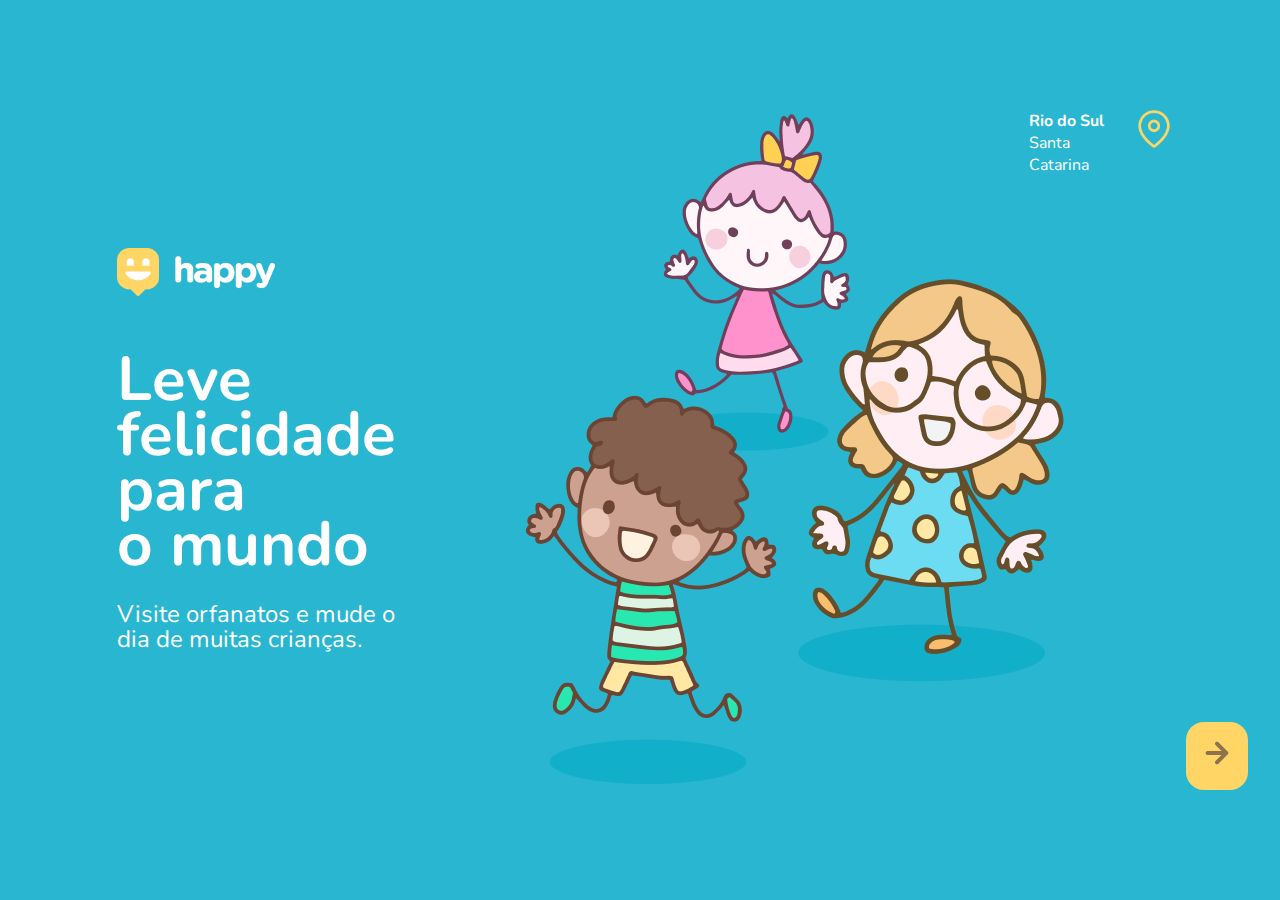
<file: index.html>
<!DOCTYPE html>
<html lang="pt-br">
<head>
    <meta charset="UTF-8">
    <meta name="viewport" content="width=device-width, initial-scale=1.0">
    <link rel="stylesheet" href="css/style.css">
    <title>Happy Web</title>
    <script src="../js/script.js" defer></script>
    <link rel="preconnect" href="https://fonts.googleapis.com">
    <link rel="preconnect" href="https://fonts.gstatic.com" crossorigin>
    <link
        href="https://fonts.googleapis.com/css2?family=Lato:ital,wght@0,100;0,300;0,400;0,700;0,900;1,100;1,300;1,400;1,700;1,900&family=Nunito:ital,wght@0,200;0,300;0,400;0,500;0,600;0,700;0,800;0,900;0,1000;1,200;1,300;1,400;1,500;1,600;1,700;1,800;1,900;1,1000&family=Roboto:ital,wght@0,100;0,300;0,400;0,500;0,700;0,900;1,100;1,300;1,400;1,500;1,700;1,900&display=swap"
        rel="stylesheet">
</head>
<body>
    <main>
        <div id="left">
            <div id="logo">
                <img src="img/Logo.png" alt="logo" width="50%">
            </div>
            <div id="text">
                <h1>Leve felicidade para <br/></h1>
                <h1 id="change">o mundo</h1>
                <p>Visite orfanatos e mude o dia de muitas crianças.</p>
            </div>
        </div>
        <div id="right">
            <div id="picture">
                <img src="img/Ilustra02.png" alt="ilustracao">
            </div>
            <div id="info">
                <div id="localizacao">
                    <div>
                        <span>Rio do Sul</span>
                        <p>Santa Catarina</p>
                    </div>
                    <div id="mapa">
                        <img src="img/Mapa.png" alt="mapa" width="75%">
                    </div>
                </div>
                <div id="next">
                    <a href='http://127.0.0.1:5500/telas/perfil.html'><img src="./img/Arrow.png"></a>
                </div>
            </div>
        </div>
    </main>
</body>

</html>
</file>
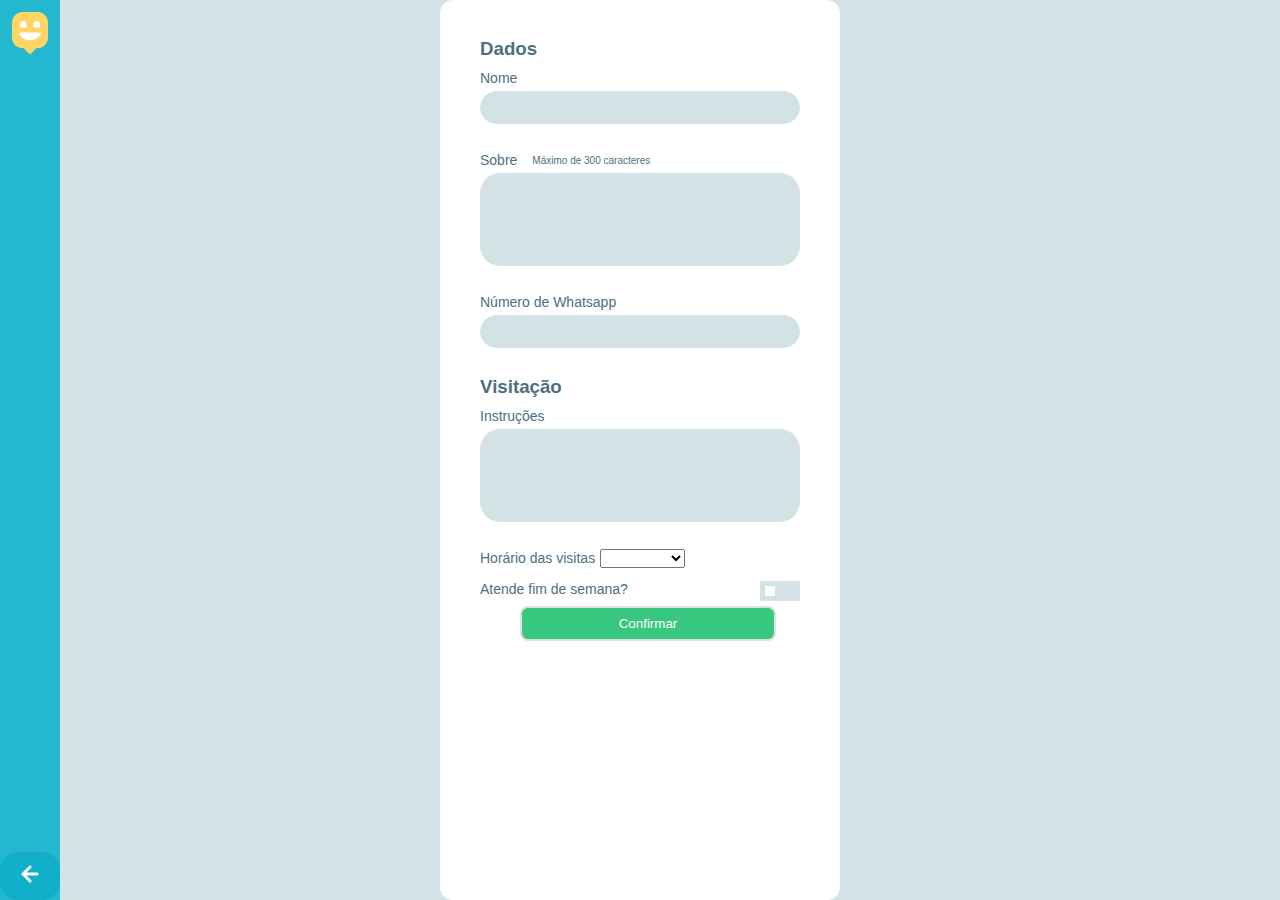
<file: telas/dados.html>
<!DOCTYPE html>
<html lang="pt-br">

<head>
    <meta charset="UTF-8">
    <meta name="viewport" content="width=device-width, initial-scale=1.0">
    <link rel="stylesheet" href="../css/dados.css">
    <title>Dados Happy Web</title>
    <script src="../js/script.js" defer></script>
</head>

<body>
    <main>
        <div id="barra">
            <div id="image1">
                <img src="../img/Logo2.png" width="60%">
            </div>
            <div id="past">
                <a href="http://127.0.0.1:5500/telas/perfil.html">
                    <img src="../img/Arrow2.png">
                </a>
            </div>
        </div>
        <div id="container">
            <form action="submit" id="form">
                <h3>Dados</h3>
                <div class="box-input">
                    <label>Nome</label>
                    <input type="text" name="name" id="name"/>
                    <a id="a">Campo Obrigatório!</a>
                </div>   
                <div class="box-input">
                    <div id="about">
                        <label>Sobre</label>
                        <p>Máximo de 300 caracteres</p>
                    </div>
                    <textarea name="about" rows="5" cols="30" maxlength="300" id="sobre"></textarea> 
                    <a id="a">Campo Obrigatório!</a>
                </div>
                <div class="box-input">
                    <label>Número de Whatsapp</label>
                    <input type="text" name="number" id="number">
                    <a id="a">Campo Obrigatório!</a>
                </div>
                <h3>Visitação</h3>
                <div class="box-input">
                    <label>Instruções</label>
                    <textarea name="about" id="instruction" rows="5" cols="30" maxlength="300"></textarea>
                    <a id="a">Campo Obrigatório!</a> 
                </div>
                <div class="box-input">
                    <label>Horário das visitas</label>
                    <select id="time" name="time">
                        <option value=""></option>
                        <option value="Seg18">Seg - 18h</option>
                        <option value="Ter18">Ter - 17h</option>
                        <option value="Qua18">Qua - 19h</option>
                        <option value="Qui18">Qui - 12h</option>
                        <option value="Sex18">Sex - 14h</option>
                        <option value="Sab18">Sab - 15h</option>
                        <option value="Dom18">Dom - 08h</option>
                    </select>
                    <a id="a">Campo Obrigatório!</a>
                </div>
                <div id="tag">
                    <p>Atende fim de semana?</p>
                    <label class="switch">
                        <input type="checkbox">
                        <span class="slider"></span>
                    </label>
                </div> 
                <button type="submit" id="contact">Confirmar</button> 
            </form> 
        </div>
    </main>
</body>

</html>
</file>
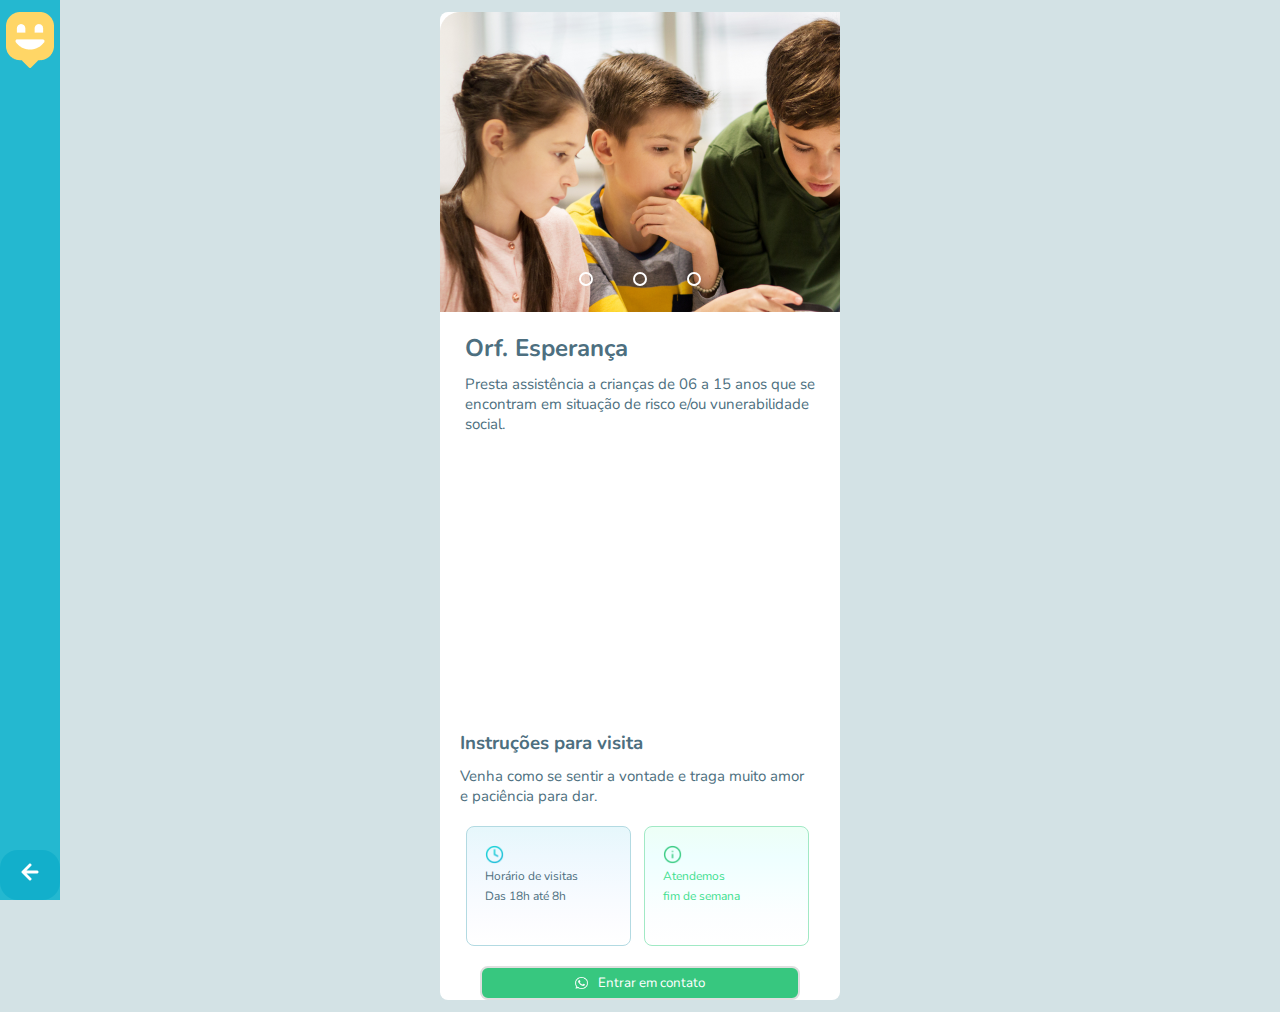
<file: telas/perfil.html>
<!DOCTYPE html>
<html lang="pt-br">
<head>
    <meta charset="UTF-8">
    <meta name="viewport" content="width=device-width, initial-scale=1.0">
    <link rel="stylesheet" href="../css/perfil.css">
    <title>Perfil Happy Web</title>
    <link rel="preconnect" href="https://fonts.googleapis.com">
    <link rel="preconnect" href="https://fonts.gstatic.com" crossorigin>
    <link
        href="https://fonts.googleapis.com/css2?family=Lato:ital,wght@0,100;0,300;0,400;0,700;0,900;1,100;1,300;1,400;1,700;1,900&family=Nunito:ital,wght@0,200;0,300;0,400;0,500;0,600;0,700;0,800;0,900;0,1000;1,200;1,300;1,400;1,500;1,600;1,700;1,800;1,900;1,1000&family=Roboto:ital,wght@0,100;0,300;0,400;0,500;0,700;0,900;1,100;1,300;1,400;1,500;1,700;1,900&display=swap"
        rel="stylesheet">    
</head>
<body>
    <div id="body">
        <div id="barra">
            <div id="image1">
                    <img src="../img/Logo2.png" alt="">
            </div>
            <div id="past">
                <a href="http://127.0.0.1:5500/index.html">
                    <img src="../img/Arrow2.png">
                </a>
            </div>
        </div>
        <div id="container">
            <div id="slider">
                <div id="slides">
                    <input type="radio" name="radio-btn" id="radio1">
                    <input type="radio" name="radio-btn" id="radio2">
                    <input type="radio" name="radio-btn" id="radio3">


                    <div class="slide first">
                        <img src="../img/Foto.png" alt="imagem1">
                    </div> 
                    <div class="slide">
                        <img src="../img/1828.png_300.png" alt="imagem2">
                    </div> 
                    <div class="slide">
                        <img src="../img/images.jfif" alt="imagem4">
                    </div>
                </div>

                <div id="navigation-auto">
                    <div id="auto-btn1"></div>
                    <div id="auto-btn2"></div>
                    <div id="auto-btn3"></div>
                    <div id="auto-btn4"></div>
                </div>

                <div id="manual-navigation">
                    <label for="radio1" id="manual-btn"></label>
                    <label for="radio2" id="manual-btn"></label>
                    <label for="radio3" id="manual-btn"></label>
                </div>
            </div>
            <div id="about">
                <h2><span>Orf. Esperança</span></h2>
                <p>Presta assistência a crianças de 06 a 15 anos que se encontram em situação de risco e/ou vunerabilidade social.</p>
            </div>
            <div id="map">
                <iframe src="https://www.google.com/maps/embed?pb=!1m18!1m12!1m3!1d54380.655983506025!2d-52.71993314285478!3d-31.58477
                8747125473!2m3!1f0!2f0!3f0!3m2!1i1024!2i768!4f13.1!3m3!1m2!1s0x951026a5aff29977%3A0xb1e5c1403b257c04!2sMorro%20Redondo
                %2C%20RS%2C%2096150-000!5e0!3m2!1spt-BR!2sbr!4v1698071614679!5m2!1spt-BR!2sbr" 
                width="100%" height="250" style="border:0;" allowfullscreen="" loading="lazy" 
                referrerpolicy="no-referrer-when-downgrade">
                </iframe>
            </div>
            <div id="visit">
                <h3><span>Instruções para visita</span></h3>
                <p>Venha como se sentir a vontade e traga muito amor e paciência para dar.</p>
                <div id="card">
                    <div id="card-blue">
                        <img src="../img/Clock (1).png" width="15%">
                        <p>Horário de visitas</p><br/>
                        <p>Das 18h até 8h</p>
                    </div>
                    <div id="card-green">
                        <img src="../img/Alerta.png" width="15%">
                        <p>Atendemos</p><br/>
                        <p>fim de semana</p>
                    </div>
                </div>
            </div>
            <a href="http://127.0.0.1:5500/telas/dados.html">
                <button id="contact">
                    <img src="../img/Whatsapp.png" width="4%">
                    Entrar em contato
                </button>
            </a>
        </div>
    </div>
</body>
</html>
</file>
<file: css/style.css>
*{
    padding: 0;
    margin: 0;
    font-family: 'Nunito', sans-serif;
    box-sizing: border-box; 
}

:root{
    --blue: #29b6d1 
}

body{
    width: 100vw;
    height: 100vh;
}

main{
    width: 100vw;
    height: 100vh;
    display: flex;
    align-items: center;
    background-color: var(--blue);
    padding: 2rem;
}

#left{
    width: 40%;
    padding: 85px 85px 85px 85px;
}

#text{
    margin-top: 50px;
    color: #FFFFFF;
    font-size: x-large;
    line-height: 55px;
}

#text h1{
    font-size: 62px;
}

#text p{
    font-size: normal;
    line-height: 25px;
    margin-top: 30px;
}

#right{
    width: 60%;
    display: flex;
    justify-content: column;
    color: #FFFFFF;
}

#picture{
    width: 70%;
}

#info{
    width: 30%;
    display: flex;
    align-content: space-between;
    justify-content: center;
}

#localizacao{
    display: flex;
    justify-content: column;
}

#localizacao span {
    font-weight: bold;
}

#mapa{
    margin-left: 10px;
}

#next{
    display: flex;
    align-items:end;
}

a{
    border-radius: 18px;
    padding: 15px;
    background-color: #FFD666;
    text-align: center;
}

a:hover{
    background-color: #66f0ff;
}
</file>
<file: css/dados.css>
*{
    padding: 0;
    margin: 0;
    font-family: 'Nunito', sans-serif;
    box-sizing: border-box; 
}

:root{
    --cinza: #d3e2e5;
    --branco: #ffffff;
    --marinho: #4D6F80;
    --cinza-claro: #dfdfdf;
    --back: #D3E2E5;
    --verde: #37C77F;
    --verde-claro: #3EE08F;
    --azul-claro: #B3DAE2;
    --green: #A1E9C5;
    --background:  #24b8d0;
    --red: #d30e0e;
}

h3{
    padding-top: 10px;
}

p{
    font-size: 14px;
    padding-top: 10px;
}

main{
    display: flex;
    background-color: var(--cinza); 
    justify-content: center;
    width: 100vw;
    height: 100vh;
}

#container{
    background-color: var(--branco);
    color: var(--marinho);
    width: 400px;
    border-radius: 13px;
    padding-top: 10px;
}

#barra{
    background-color: var(--background);
    width: 60px;
    height: 100%;
    position: absolute;
    left: 0;
    display: flex;
    flex-direction: column; 
    justify-content: space-between;
}

#past{
    background-color: var(--background);
    border: none;
    cursor: pointer;
}

#image1{
    display: flex;
    align-items: center;
    justify-content: center;
    padding-top: 12px;
}

form{
    margin: 18px 40px;
}

label{
    display: inline-block;
    margin-top: 10px;
    margin-bottom: 5px;
    font-size: 14px;
}

input, textarea {
    display: block;
    width: 100%;
    border-radius: 20px;
    padding: 8px;
    padding-left: 20px;
    border: 1px solid var(--cinza);
    background-color: var(--back);
    resize: none;
}

input:focus, textarea:focus{
    border: 1px solid var(--verde-claro);
    outline: none;
}

#about{
    display: flex;    
}

#about p{
    padding: 5px 15px 0 15px;
}

.box-input p{
    font-size: 10px;
    display: flex;
    align-items: center;
}

#photos{
  display: flex;
  align-items: end;  
}

#contact{
    margin-left: 40px;
    background-color: var(--verde);
    color: var(--branco);
    border-radius: 8px;
    padding: 8px;
    border: 2px solid var(--cinza-claro);
    width: 80%;  
    cursor: pointer;  
}

#contact:hover{
    background-color: var(--verde-claro);
}

#tag{
    display: flex;
    justify-content: space-between;
}

.switch {
    position: relative;
    width: 40px;
    height: 20px;
    border: 1px solid var(--cinza-claro);
}

.switch input {
    opacity: 0;
    width: 0; 
    height: 0; 
} 

.slider {
    position: absolute;
    cursor: pointer;
    top: 0;
    left: 0;
    right: 0;
    bottom: 0;
    background-color: var(--cinza);
    -webkit-transition: .4s;
    transition: .4s;    
}

.slider:before {
    position: absolute;
    content: "";
    height: 10px;
    width: 10px;
    left: 4px;
    bottom: 4px;
    background-color: var(--branco);
    -webkit-transition: .4s;
    transition: .4s;
  } 
  
  input:checked + .slider {
    background-color: var(--verde);
  }
  
  input:focus + .slider {
    box-shadow: 0 0 1px var(--verde);
  }

  input:checked + .slider:before {
    -webkit-transform: translateX(26px); 
    transform: translateX(26px);
}

#past{
    border-radius: 18px;
    padding: 10px;
    background-color: #12AFCB;
    text-align: center;
}

#past:hover{
    background-color: #14bed1;
}

#a{
    color: var(--red);
    font-size: 12px;
    visibility: hidden;
}

.box-input.error #a{
    visibility: visible;
}

@media (max-width: 376px){

    main{
        height: 100%;
    }

    #container{
        width: 300px;
        margin-left: 60px;
        height: 100%;
    }

    input, textarea {
        width: 100%;
        padding: 5px;
    }
}

@media (max-width: 415px){

    #container{
        width: 295px;
        margin-left: 60px;
        margin-top: 10px;
        margin-bottom: 10px;
        height: 80%;
    }

    input, textarea {
        width: 100%;
        padding: 2px;
    }
   
}

@media (max-width: 361px){

    body{
        height: 100vh;
    }

    #container{
        height: 95%;
    }
}
</file>
<file: css/perfil.css>
*{
    margin: 0;
    padding: 0;
    box-sizing: border-box;
    font-family: 'Nunito', sans-serif;
}

:root{
    --cinza: #d3e2e5;
    --branco: #ffffff;
    --marinho: #4D6F80;
    --cinza-claro: #dfdfdf;
    --back: #D3E2E5;
    --verde: #37C77F;
    --verde-claro: #3EE08F;
    --azul-claro:  #e6f7fb;
    --green:  #edfff6;
    --background:  #24b8d0;
    --border-azul: #B3DAE2;
    --border-verde: #A1E9C5;
}

p{
    font-size: 15px;
    padding-top: 10px;
}

span{
    font-weight: bold;
}

#body{
    display: flex;
    background-color: var(--cinza); 
    justify-content: center;
    width: 100vw;
    height: 100%;
}

#container{
    background-color: var(--branco);
    color: var(--marinho);
    width: 400px;
    height: 100%;
    border-radius: 8px;
    margin-top: 12px; 
    margin-bottom: 12px;
}

#barra{
    background-color: var(--background);
    width: 60px;
    height: 100%;
    position: absolute;
    left: 0;
    display: flex;
    flex-direction: column; 
    justify-content: space-between;
}

#past{
    background-color: var(--background);
    border: none;
    cursor: pointer;
}


#image1{
    display: flex;
    align-items: center;
    justify-content: center;
    padding-top: 12px;
}

#about{
    padding: 20px 25px;
}

#visit{
    padding: 20px 25px 0px 20px;
}

#card{
    display: flex;
    margin: 20px 0px;   
    justify-content: space-around;
}

#card p{
    font-size: 12px;
}

#card-green, 
#card-blue{
    width: 165px;
    height: 120px;
    border-radius: 8px;
    padding: 18px;
    line-height: 5px;
    cursor: pointer;
}

#card-green{
    background-image: linear-gradient(to bottom, #edfff6, #eeffff, #f5ffff, #fcfeff, #ffffff);
    border: 1px solid var(--border-verde);
    color: var(--verde-claro);
}

#card-blue{
    background-image: linear-gradient(to bottom, #e6f7fb, #eef8fe, #f5faff, #fbfcff, #ffffff);
    border: 1px solid var(--border-azul);
}

#contact{
    margin-left: 40px; 
    background-color: var(--verde);
    color: var(--branco);
    border-radius: 8px;
    padding: 6px;
    border: 2px solid var(--cinza-claro);
    width: 80%;  
    cursor: pointer; 
    display: flex;      
    align-items: center;
    justify-content: center;
}

#contact img{
    margin-right: 10px;
}

#contact:hover{
    background-color: var(--verde-claro);
}

#past{
    border-radius: 18px;
    padding: 10px;
    background-color: #12AFCB;
    text-align: center;
}

#past:hover{
    background-color: #14bed1;
}

a{
    text-decoration: none;
}

#slider{
    width: 100%;
    overflow: hidden;
}

#slides{
    height: 300px;
    display: flex;
    position: center;
}

#slides input{
    display: none;
}

#manual-navigation{
    position: absolute;
    width: 400px;
    margin-top: -40px;
    display: flex;
    justify-content: center;
}

#manual-btn{
    border: 2px solid var(--branco);
    padding: 5px;
    border-radius: 10px;
    cursor: pointer;
    transition: 1s;
}

#manual-btn:not(:last-child){
    margin-right: 40px;
}

#manual-btn:hover{
    background-color: var(--branco);
}

#radio1:checked ~.first{
    margin-left: 0;
}

#radio2:checked ~.first{
    margin-left: -25%;
}

#radio3:checked ~.first{
    margin-left: -50%;
}

#radio4:checked ~.first{
    margin-left: -75%;
}
</file>
